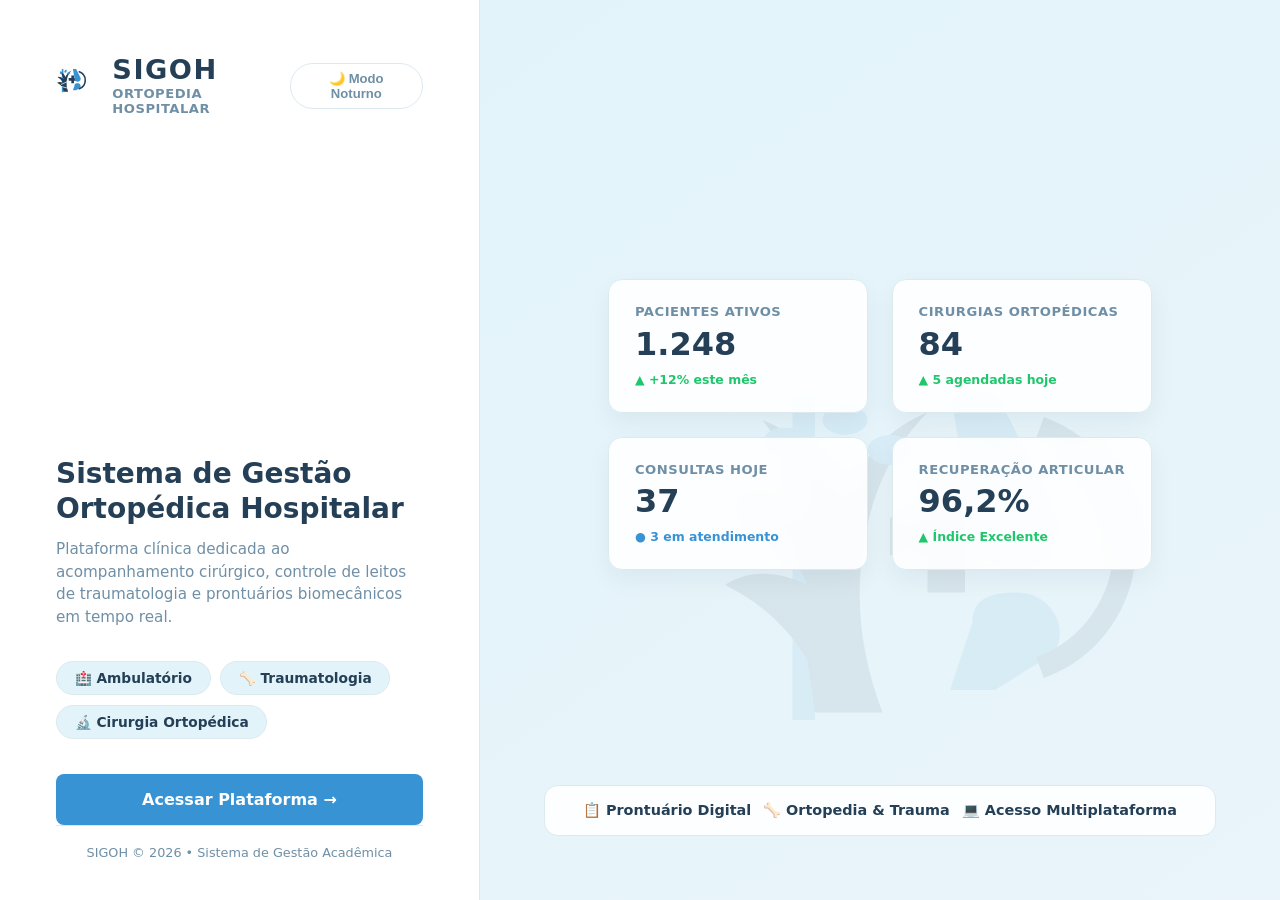
<file: index.html>
﻿<!DOCTYPE html>
<html lang="pt-BR">
<head>
    <meta charset="UTF-8">
    <meta name="viewport" content="width=device-width, initial-scale=1.0">
    <title>SIGOH | Início</title>
    <link rel="stylesheet" href="./css/main.css">
    <script src="./js/tema.js" defer></script>
</head>
<body>
    <div class="split-wrapper">
        <main class="left-pane">
            <header class="pane-top-bar">
                <div class="sigoh-brand">
                    <svg viewBox="0 0 160 140" width="46" height="40" xmlns="http://www.w3.org/2000/svg">
                        <rect x="22" y="6" width="6" height="88" fill="var(--logo-leaf)" rx="2"/>
                        <path d="M28 92 L46 92 C40 76 38 60 42 42 C45 28 52 18 58 12 C48 16 40 24 36 36 C32 26 24 18 14 14 C20 22 26 32 28 44 C20 36 12 34 6 36 C14 42 22 48 26 58 C18 54 10 54 4 58 C12 62 20 68 26 78 Z" fill="var(--logo-tree)"/>
                        <ellipse cx="20" cy="20" rx="6" ry="4" transform="rotate(-30 20 20)" fill="var(--logo-leaf)"/>
                        <ellipse cx="36" cy="14" rx="6" ry="4" transform="rotate(-60 36 14)" fill="var(--logo-leaf)"/>
                        <ellipse cx="48" cy="22" rx="6" ry="4" transform="rotate(-25 48 22)" fill="var(--logo-leaf)"/>
                        <path d="M20 64 L42 54 M20 72 L44 78" stroke="var(--color-primary-light)" stroke-width="3" stroke-linecap="round"/>
                        <path d="M48 40 H58 V30 H68 V40 H78 V50 H68 V60 H58 V50 H48 Z" fill="var(--logo-cross)"/>
                        <path d="M64 6 L76 6 L92 38 C96 46 90 54 82 54 C74 54 70 48 70 42 L64 6 Z" fill="var(--logo-joint)"/>
                        <path d="M82 60 C90 60 96 68 92 76 L76 86 L64 86 L70 68 C70 62 74 60 82 60 Z" fill="var(--logo-joint)"/>
                        <path d="M88 16 A34 34 0 0 1 88 80" fill="none" stroke="var(--logo-arc)" stroke-width="6" stroke-linecap="round"/>
                    </svg>
                    <div class="brand-text">
                        <h1>SIGOH</h1>
                        <p>Ortopedia Hospitalar</p>
                    </div>
                </div>
                <button type="button" id="toggle-tema" class="btn-tema">🌙 Modo Noturno</button>
            </header>

            <section class="intro-text">
                <h2>Sistema de Gestão Ortopédica Hospitalar</h2>
                <p>Plataforma clínica dedicada ao acompanhamento cirúrgico, controle de leitos de traumatologia e prontuários biomecânicos em tempo real.</p>
            </section>

            <ul class="modulos-grid" aria-label="Especialidades">
                <li class="modulo-item">🏥 Ambulatório</li>
                <li class="modulo-item">🦴 Traumatologia</li>
                <li class="modulo-item">🔬 Cirurgia Ortopédica</li>
            </ul>

            <nav aria-label="Acesso principal">
                <a href="./pages/login.html" class="btn-primary">
                    Acessar Plataforma &rarr;
                </a>
            </nav>

            <footer class="pane-footer">
                <p>SIGOH &copy; 2026 • Sistema de Gestão Acadêmica</p>
            </footer>
        </main>

        <aside class="right-pane" aria-label="Métricas hospitalares">
            <svg class="watermark-bg" viewBox="0 0 160 140" xmlns="http://www.w3.org/2000/svg">
                <rect x="22" y="6" width="6" height="88" fill="var(--logo-leaf)"/>
                <path d="M28 92 L46 92 C40 76 38 60 42 42 C45 28 52 18 58 12 C48 16 40 24 36 36 C32 26 24 18 14 14 C20 22 26 32 28 44 C20 36 12 34 6 36 C14 42 22 48 26 58 C18 54 10 54 4 58 C12 62 20 68 26 78 Z" fill="var(--logo-tree)"/>
                <ellipse cx="20" cy="20" rx="6" ry="4" fill="var(--logo-leaf)"/>
                <ellipse cx="36" cy="14" rx="6" ry="4" fill="var(--logo-leaf)"/>
                <ellipse cx="48" cy="22" rx="6" ry="4" fill="var(--logo-leaf)"/>
                <path d="M48 40 H58 V30 H68 V40 H78 V50 H68 V60 H58 V50 H48 Z" fill="var(--logo-cross)"/>
                <path d="M64 6 L76 6 L92 38 C96 46 90 54 82 54 C74 54 70 48 70 42 L64 6 Z" fill="var(--logo-joint)"/>
                <path d="M82 60 C90 60 96 68 92 76 L76 86 L64 86 L70 68 C70 62 74 60 82 60 Z" fill="var(--logo-joint)"/>
                <path d="M88 16 A34 34 0 0 1 88 80" fill="none" stroke="var(--logo-arc)" stroke-width="6"/>
            </svg>

            <div class="cards-cluster">
                <article class="info-card">
                    <p class="card-label">Pacientes Ativos</p>
                    <p class="card-value">1.248</p>
                    <span class="card-badge">▲ +12% este mês</span>
                </article>

                <article class="info-card">
                    <p class="card-label">Cirurgias Ortopédicas</p>
                    <p class="card-value">84</p>
                    <span class="card-badge">▲ 5 agendadas hoje</span>
                </article>

                <article class="info-card">
                    <p class="card-label">Consultas Hoje</p>
                    <p class="card-value">37</p>
                    <span class="card-badge" style="color: var(--color-primary);">● 3 em atendimento</span>
                </article>

                <article class="info-card">
                    <p class="card-label">Recuperação Articular</p>
                    <p class="card-value">96,2%</p>
                    <span class="card-badge">▲ Índice Excelente</span>
                </article>
            </div>

            <div class="status-pill-bar">
                <span>📋 Prontuário Digital</span>
                <span>🦴 Ortopedia & Trauma</span>
                <span>💻 Acesso Multiplataforma</span>
            </div>
        </aside>
    </div>
</body>
</html>
</file>
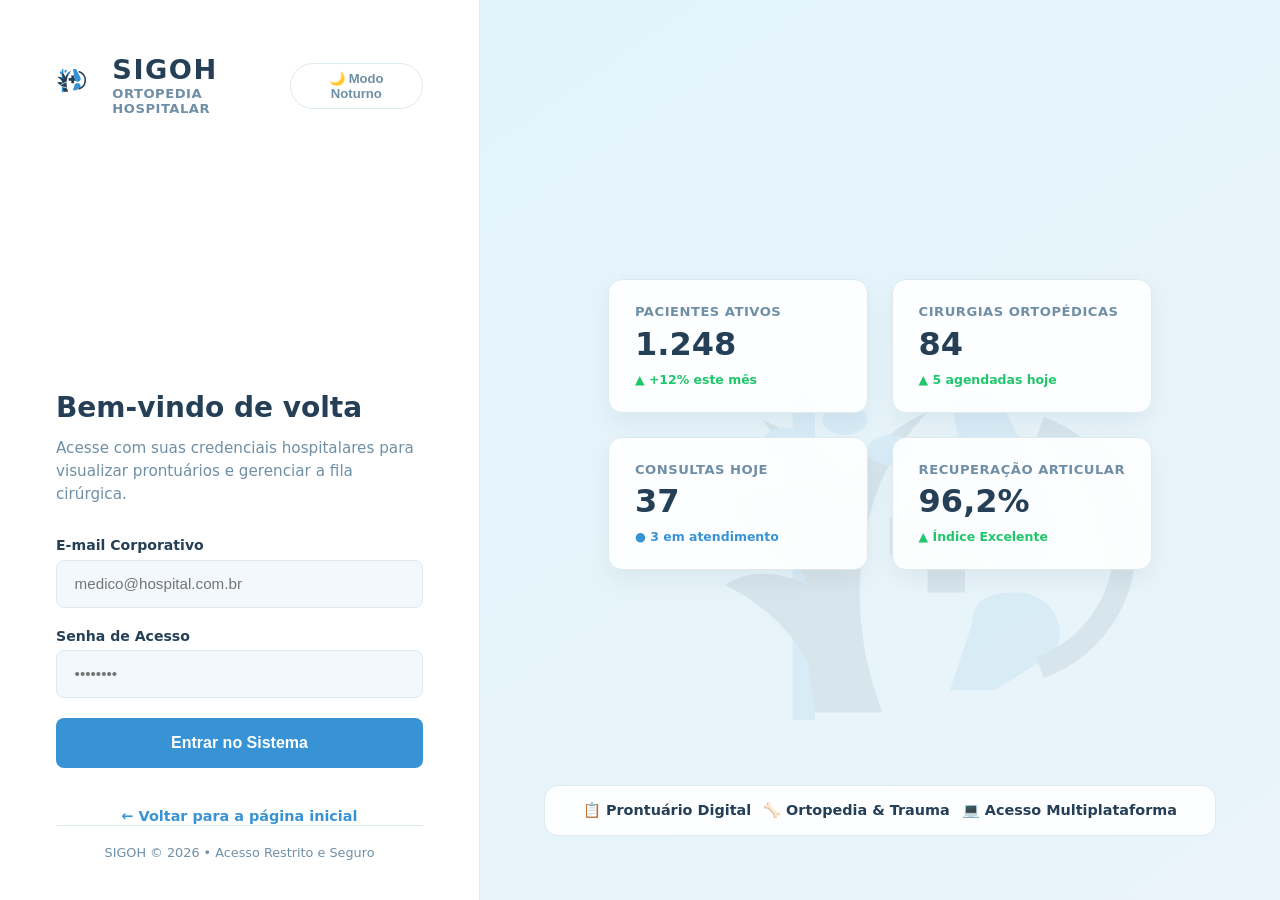
<file: pages/login.html>
﻿<!DOCTYPE html>
<html lang="pt-BR">
<head>
    <meta charset="UTF-8">
    <meta name="viewport" content="width=device-width, initial-scale=1.0">
    <title>SIGOH | Autenticação</title>
    <link rel="stylesheet" href="../css/main.css">
    <script src="../js/tema.js" defer></script>
</head>
<body>
    <div class="split-wrapper">
        <main class="left-pane">
            <header class="pane-top-bar">
                <div class="sigoh-brand">
                    <svg viewBox="0 0 160 140" width="46" height="40" xmlns="http://www.w3.org/2000/svg">
                        <rect x="22" y="6" width="6" height="88" fill="var(--logo-leaf)" rx="2"/>
                        <path d="M28 92 L46 92 C40 76 38 60 42 42 C45 28 52 18 58 12 C48 16 40 24 36 36 C32 26 24 18 14 14 C20 22 26 32 28 44 C20 36 12 34 6 36 C14 42 22 48 26 58 C18 54 10 54 4 58 C12 62 20 68 26 78 Z" fill="var(--logo-tree)"/>
                        <ellipse cx="20" cy="20" rx="6" ry="4" transform="rotate(-30 20 20)" fill="var(--logo-leaf)"/>
                        <ellipse cx="36" cy="14" rx="6" ry="4" transform="rotate(-60 36 14)" fill="var(--logo-leaf)"/>
                        <ellipse cx="48" cy="22" rx="6" ry="4" transform="rotate(-25 48 22)" fill="var(--logo-leaf)"/>
                        <path d="M20 64 L42 54 M20 72 L44 78" stroke="var(--color-primary-light)" stroke-width="3" stroke-linecap="round"/>
                        <path d="M48 40 H58 V30 H68 V40 H78 V50 H68 V60 H58 V50 H48 Z" fill="var(--logo-cross)"/>
                        <path d="M64 6 L76 6 L92 38 C96 46 90 54 82 54 C74 54 70 48 70 42 L64 6 Z" fill="var(--logo-joint)"/>
                        <path d="M82 60 C90 60 96 68 92 76 L76 86 L64 86 L70 68 C70 62 74 60 82 60 Z" fill="var(--logo-joint)"/>
                        <path d="M88 16 A34 34 0 0 1 88 80" fill="none" stroke="var(--logo-arc)" stroke-width="6" stroke-linecap="round"/>
                    </svg>
                    <div class="brand-text">
                        <h1>SIGOH</h1>
                        <p>Ortopedia Hospitalar</p>
                    </div>
                </div>
                <button type="button" id="toggle-tema" class="btn-tema">🌙 Modo Noturno</button>
            </header>

            <section class="intro-text">
                <h2>Bem-vindo de volta</h2>
                <p>Acesse com suas credenciais hospitalares para visualizar prontuários e gerenciar a fila cirúrgica.</p>
            </section>

            <form class="auth-form" action="#" method="POST">
                <div class="field-group">
                    <label for="email">E-mail Corporativo</label>
                    <input type="email" id="email" name="email" placeholder="medico@hospital.com.br" required>
                </div>

                <div class="field-group">
                    <label for="senha">Senha de Acesso</label>
                    <input type="password" id="senha" name="senha" placeholder="••••••••" required>
                </div>

                <button type="submit" class="btn-primary">Entrar no Sistema</button>
            </form>

            <nav style="text-align: center;">
                <a href="../index.html" class="btn-link">&larr; Voltar para a página inicial</a>
            </nav>

            <footer class="pane-footer">
                <p>SIGOH &copy; 2026 • Acesso Restrito e Seguro</p>
            </footer>
        </main>

        <aside class="right-pane" aria-label="Métricas hospitalares">
            <svg class="watermark-bg" viewBox="0 0 160 140" xmlns="http://www.w3.org/2000/svg">
                <rect x="22" y="6" width="6" height="88" fill="var(--logo-leaf)"/>
                <path d="M28 92 L46 92 C40 76 38 60 42 42 C45 28 52 18 58 12 C48 16 40 24 36 36 C32 26 24 18 14 14 C20 22 26 32 28 44 C20 36 12 34 6 36 C14 42 22 48 26 58 C18 54 10 54 4 58 C12 62 20 68 26 78 Z" fill="var(--logo-tree)"/>
                <ellipse cx="20" cy="20" rx="6" ry="4" fill="var(--logo-leaf)"/>
                <ellipse cx="36" cy="14" rx="6" ry="4" fill="var(--logo-leaf)"/>
                <ellipse cx="48" cy="22" rx="6" ry="4" fill="var(--logo-leaf)"/>
                <path d="M48 40 H58 V30 H68 V40 H78 V50 H68 V60 H58 V50 H48 Z" fill="var(--logo-cross)"/>
                <path d="M64 6 L76 6 L92 38 C96 46 90 54 82 54 C74 54 70 48 70 42 L64 6 Z" fill="var(--logo-joint)"/>
                <path d="M82 60 C90 60 96 68 92 76 L76 86 L64 86 L70 68 C70 62 74 60 82 60 Z" fill="var(--logo-joint)"/>
                <path d="M88 16 A34 34 0 0 1 88 80" fill="none" stroke="var(--logo-arc)" stroke-width="6"/>
            </svg>

            <div class="cards-cluster">
                <article class="info-card">
                    <p class="card-label">Pacientes Ativos</p>
                    <p class="card-value">1.248</p>
                    <span class="card-badge">▲ +12% este mês</span>
                </article>

                <article class="info-card">
                    <p class="card-label">Cirurgias Ortopédicas</p>
                    <p class="card-value">84</p>
                    <span class="card-badge">▲ 5 agendadas hoje</span>
                </article>

                <article class="info-card">
                    <p class="card-label">Consultas Hoje</p>
                    <p class="card-value">37</p>
                    <span class="card-badge" style="color: var(--color-primary);">● 3 em atendimento</span>
                </article>

                <article class="info-card">
                    <p class="card-label">Recuperação Articular</p>
                    <p class="card-value">96,2%</p>
                    <span class="card-badge">▲ Índice Excelente</span>
                </article>
            </div>

            <div class="status-pill-bar">
                <span>📋 Prontuário Digital</span>
                <span>🦴 Ortopedia & Trauma</span>
                <span>💻 Acesso Multiplataforma</span>
            </div>
        </aside>
    </div>
</body>
</html>
</file>
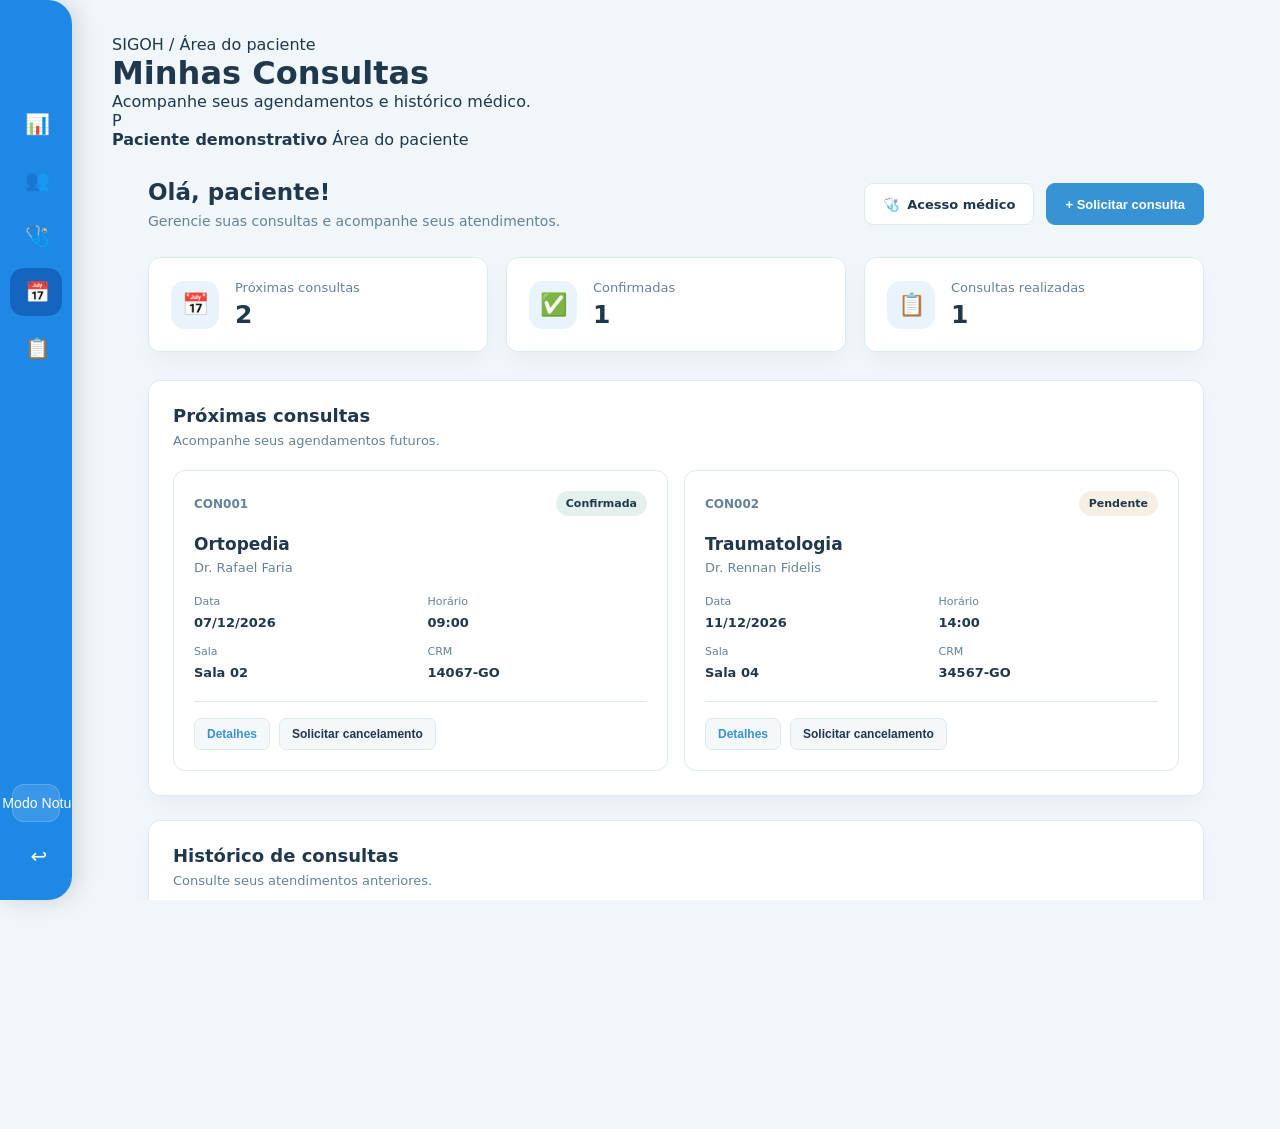
<file: Sigoh/pages/consultas.html>
﻿
<!DOCTYPE html>
<html lang="pt-BR">

<head>
    <meta charset="UTF-8">
    <meta name="viewport" content="width=device-width, initial-scale=1.0">
    <meta name="description" content="Consultas do paciente - SIGOH">

    <title>Minhas Consultas | SIGOH</title>

    <link rel="stylesheet" href="../css/main.css">
    <link rel="stylesheet" href="../css/paginas.css/dashboard-layout.css">
    <link rel="stylesheet" href="../css/paginas.css/consultas.css">

    <script>
        const temaSalvo = localStorage.getItem("sigo_theme");

        if (temaSalvo === "light") {
            document.documentElement.classList.add("light-mode");
        }
    </script>

    <script src="../js/sidebar.js" defer></script>
    <script src="../js/tema.js" defer></script>
 <script src="../js/consulta.js" defer></script>
</head>

<body class="consultas-page">

    <div class="app-layout">

        <!-- SIDEBAR DINÂMICA -->
        <div id="sidebar-container"></div>

        <!-- CONTEÚDO -->
        <div class="app-layout__content">

            <!-- CABEÇALHO -->
            <header class="topbar">

                <div class="topbar__heading">
                    <p class="topbar__eyebrow">SIGOH / Área do paciente</p>
                    <h1>Minhas Consultas</h1>
                    <p>Acompanhe seus agendamentos e histórico médico.</p>
                </div>

                <div class="topbar__profile">
                    <div class="topbar__avatar">P</div>

                    <div class="topbar__profile-info">
                        <strong>Paciente demonstrativo</strong>
                        <span>Área do paciente</span>
                    </div>
                </div>

            </header>

            <main class="consultas">

                <!-- CABEÇALHO DA PÁGINA -->
                <section class="consultas__cabecalho">

                    <div>
                        <h2>Olá, paciente!</h2>
                        <p>Gerencie suas consultas e acompanhe seus atendimentos.</p>
                    </div>

                    <div class="consultas__acoes">
                        <a href="consultas-medico.html"
                           class="consultas__botao-medico">
                            <span>🩺</span>
                            Acesso médico
                        </a>

                        <button type="button"
                                class="consultas__botao-principal"
                                id="btnNovaConsulta">
                            + Solicitar consulta
                        </button>
                    </div>

                </section>


                <!-- INDICADORES -->
                <section class="consultas__indicadores">

                    <article class="consulta-indicador">
                        <span class="consulta-indicador__icone">📅</span>
                        <div>
                            <p>Próximas consultas</p>
                            <strong id="totalProximas">0</strong>
                        </div>
                    </article>

                    <article class="consulta-indicador">
                        <span class="consulta-indicador__icone">✅</span>
                        <div>
                            <p>Confirmadas</p>
                            <strong id="totalConfirmadas">0</strong>
                        </div>
                    </article>

                    <article class="consulta-indicador">
                        <span class="consulta-indicador__icone">📋</span>
                        <div>
                            <p>Consultas realizadas</p>
                            <strong id="totalRealizadas">0</strong>
                        </div>
                    </article>

                </section>


                <!-- FORMULÁRIO DE NOVA CONSULTA -->
                <section class="consulta-formulario" id="formularioConsulta" hidden>

                    <div class="consulta-formulario__cabecalho">
                        <div>
                            <h2>Solicitar nova consulta</h2>
                            <p>Escolha a especialidade, o médico e o horário desejado.</p>
                        </div>

                        <button type="button"
                                class="consulta-formulario__fechar"
                                id="btnFecharFormulario"
                                aria-label="Fechar formulário">
                            ✕
                        </button>
                    </div>

                    <form id="formNovaConsulta">

                        <div class="consulta-formulario__grid">

                            <div class="consulta-campo">
                                <label for="especialidade">Especialidade</label>

                                <select id="especialidade" required>
                                    <option value="">Selecione uma especialidade</option>
                                    <option value="Ortopedia">Ortopedia</option>
                                    <option value="Traumatologia">Traumatologia</option>
                                    <option value="Fisiatria">Fisiatria</option>
                                </select>
                            </div>


                            <div class="consulta-campo">
                                <label for="medico">Médico</label>

                                <select id="medico" required disabled>
                                    <option value="">Selecione primeiro a especialidade</option>
                                </select>
                            </div>


                            <div class="consulta-campo">
                                <label for="dataConsulta">Data desejada</label>

                                <input type="date"
                                       id="dataConsulta"
                                       required>
                            </div>


                            <div class="consulta-campo">
                                <label for="horario">Horário disponível</label>

                                <select id="horario" required disabled>
                                    <option value="">Selecione médico e data</option>
                                </select>
                            </div>

                        </div>

                        <div class="consulta-formulario__aviso">
                            <span>ℹ️</span>
                            Os horários apresentados são demonstrativos e dependem
                            da disponibilidade cadastrada no sistema.
                        </div>

                        <div class="consulta-formulario__acoes">
                            <button type="button"
                                    class="consulta-botao-secundario"
                                    id="btnCancelarFormulario">
                                Voltar
                            </button>

                            <button type="submit"
                                    class="consultas__botao-principal">
                                Confirmar solicitação
                            </button>
                        </div>

                    </form>

                </section>


                <!-- PRÓXIMAS CONSULTAS -->
                <section class="consultas__secao">

                    <div class="consultas__secao-cabecalho">
                        <div>
                            <h2>Próximas consultas</h2>
                            <p>Acompanhe seus agendamentos futuros.</p>
                        </div>
                    </div>

                    <div class="consultas__lista" id="listaProximas">

                        <!-- Gerado pelo JavaScript -->

                    </div>

                    <p class="consultas__vazio" id="mensagemVazia" hidden>
                        Você não possui consultas agendadas.
                    </p>

                </section>


                <!-- HISTÓRICO -->
                <section class="consultas__secao">

                    <div class="consultas__secao-cabecalho">
                        <div>
                            <h2>Histórico de consultas</h2>
                            <p>Consulte seus atendimentos anteriores.</p>
                        </div>
                    </div>

                    <div class="consultas__tabela-container">

                        <table class="consultas__tabela">

                            <thead>
                                <tr>
                                    <th>Código</th>
                                    <th>Especialidade</th>
                                    <th>Médico</th>
                                    <th>Data</th>
                                    <th>Horário</th>
                                    <th>Status</th>
                                    <th>Ações</th>
                                </tr>
                            </thead>

                            <tbody id="historicoConsultas">

                                <!-- Gerado pelo JavaScript -->

                            </tbody>

                        </table>

                    </div>

                    <p class="consultas__vazio" id="historicoVazio" hidden>
                        Nenhuma consulta encontrada no histórico.
                    </p>

                </section>

            </main>

        </div>

    </div>


    <!-- MODAL DE DETALHES -->
    <div class="consulta-modal" id="modalDetalhes" hidden>

        <div class="consulta-modal__conteudo">

            <div class="consulta-modal__cabecalho">
                <h2>Detalhes da consulta</h2>

                <button type="button"
                        id="btnFecharDetalhes"
                        aria-label="Fechar">
                    ✕
                </button>
            </div>

            <div id="conteudoDetalhes"></div>

            <div class="consulta-modal__acoes">
                <button type="button"
                        class="consulta-botao-secundario"
                        id="btnFecharDetalhesRodape">
                    Fechar
                </button>
            </div>

        </div>

    </div>

</body>
</html>
</file>
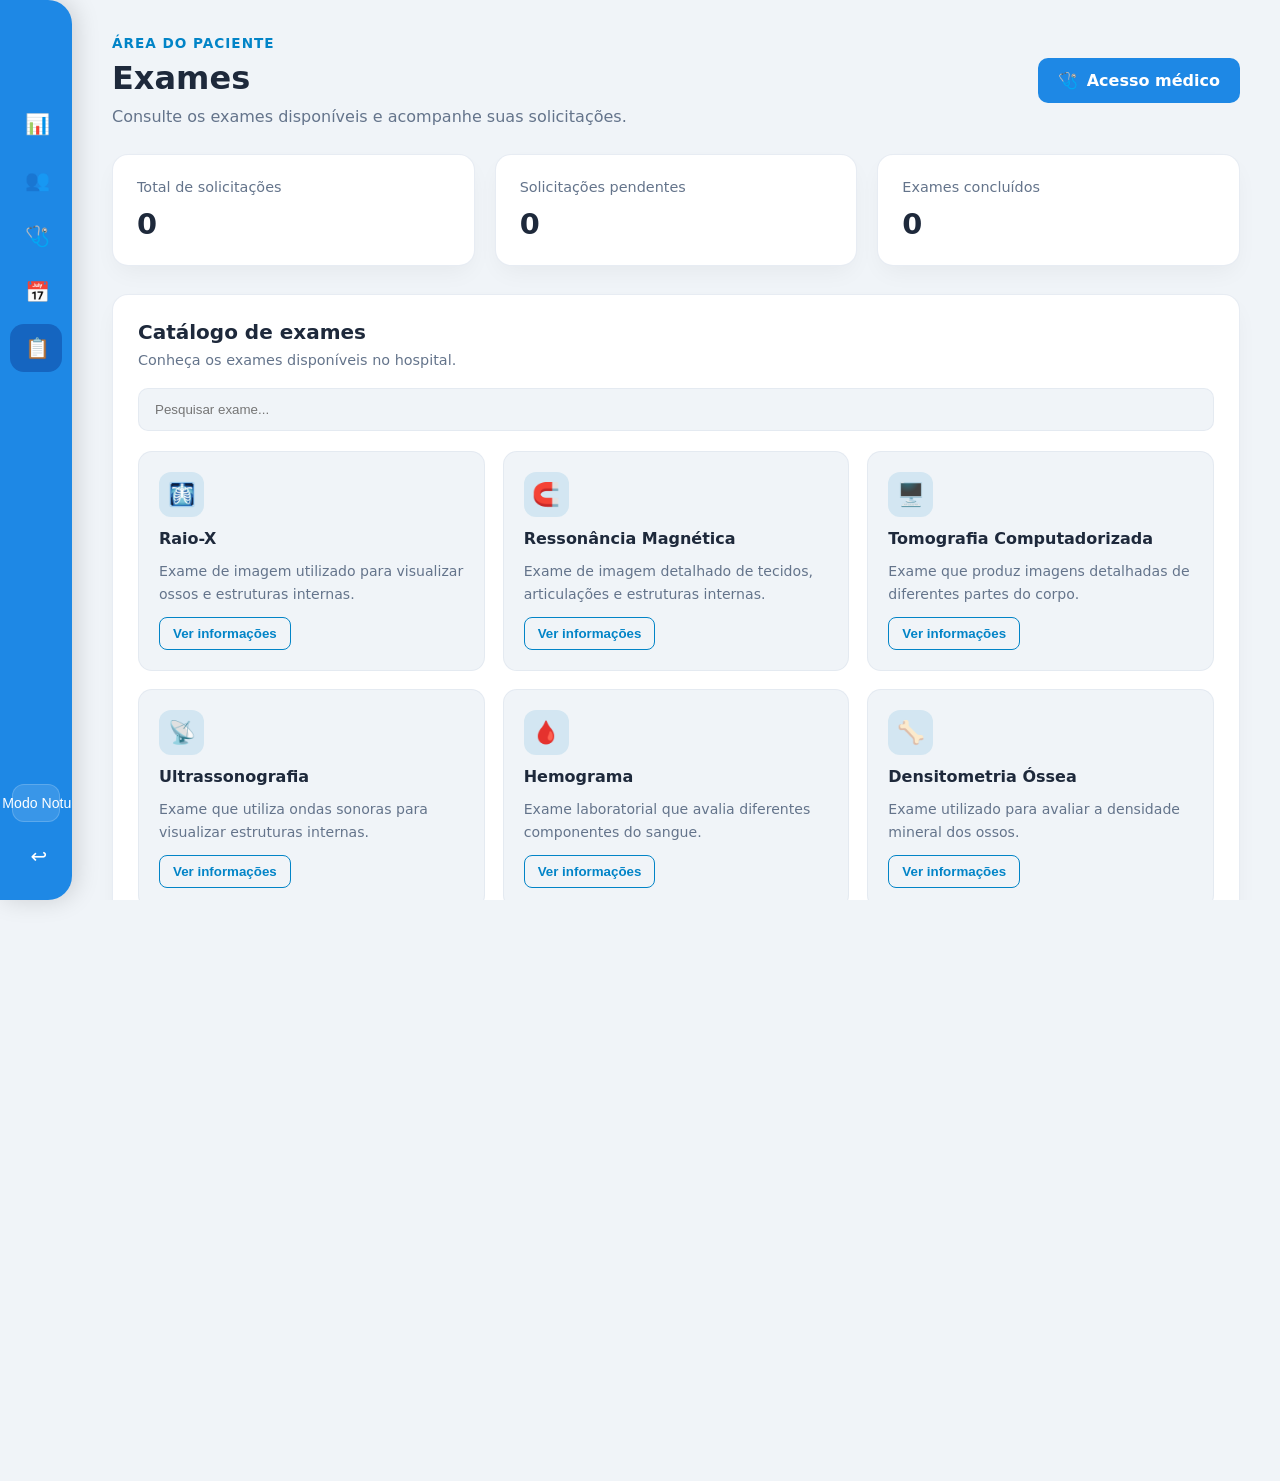
<file: Sigoh/pages/exames.html>
﻿<!DOCTYPE html>
<html lang="pt-BR">

<head>
    <meta charset="UTF-8">
    <meta name="viewport" content="width=device-width, initial-scale=1.0">

    <title>SIGOH | Exames</title>

    <link rel="stylesheet" href="../css/main.css">
    <link rel="stylesheet" href="../css/paginas.css/dashboard-layout.css">
    <link rel="stylesheet" href="../css/paginas.css/exames.css">

    <script src="../js/sidebar.js" defer></script>
    <script src="../js/tema.js" defer></script>
    <script src="../js/exames.js" defer></script>
</head>

<body class="exames-page">

    <div class="app-layout">

        <!-- Sidebar -->
        <div id="sidebar-container"></div>

        <!-- Conteúdo principal -->
        <div class="app-layout__content">

            <main class="pagina-exames">

                <!-- Cabeçalho -->
                <header class="exames-header">

                    <div>
                        <span class="exames-subtitulo">Área do paciente</span>

                        <h1>Exames</h1>

                        <p>
                            Consulte os exames disponíveis e acompanhe
                            suas solicitações.
                        </p>
                    </div>

                    <div class="exames-header__acoes">

                        <a href="examesMedico.html"
                           class="exames__botao-medico">

                            <span>🩺</span>
                            Acesso médico

                        </a>

                    </div>

                </header>

                <!-- Indicadores -->
                <section class="exames-indicadores">

                    <article class="indicador-exame">
                        <span>Total de solicitações</span>
                        <strong id="totalSolicitacoes">0</strong>
                    </article>

                    <article class="indicador-exame">
                        <span>Solicitações pendentes</span>
                        <strong id="totalPendentes">0</strong>
                    </article>

                    <article class="indicador-exame">
                        <span>Exames concluídos</span>
                        <strong id="totalConcluidos">0</strong>
                    </article>

                </section>

                <!-- Catálogo de exames -->
                <section class="exames-secao">

                    <div class="exames-secao__header">

                        <div>
                            <h2>Catálogo de exames</h2>

                            <p>
                                Conheça os exames disponíveis no hospital.
                            </p>
                        </div>

                    </div>

                    <!-- Pesquisa -->
                    <div class="exames-pesquisa">

                        <input
                            type="search"
                            id="pesquisaExames"
                            placeholder="Pesquisar exame..."
                            aria-label="Pesquisar exame">

                    </div>

                    <!-- Exames carregados pelo JavaScript -->
                    <div id="listaCatalogoExames"
                         class="exames-catalogo">
                    </div>

                    <p id="catalogoVazio" hidden>
                        Nenhum exame encontrado.
                    </p>

                </section>

                <!-- Minhas solicitações -->
                <section class="exames-secao">

                    <div class="exames-secao__header">

                        <div>
                            <h2>Minhas solicitações</h2>

                            <p>
                                Acompanhe os exames solicitados pelo médico.
                            </p>
                        </div>

                    </div>

                    <div class="tabela-exames-container">

                        <table class="tabela-exames">

                            <thead>
                                <tr>
                                    <th>Código</th>
                                    <th>Consulta</th>
                                    <th>Exames</th>
                                    <th>Data</th>
                                    <th>Status</th>
                                    <th>Detalhes</th>
                                </tr>
                            </thead>

                            <tbody id="listaSolicitacoes">
                            </tbody>

                        </table>

                    </div>

                    <p id="solicitacoesVazias" hidden>
                        Você ainda não possui solicitações de exames.
                    </p>

                </section>

            </main>

        </div>

    </div>

    <!-- Modal do exame -->
    <div id="modalExame" class="modal-exame" hidden>

        <div class="modal-exame__conteudo">

            <div class="modal-exame__header">

                <h2 id="tituloModalExame">Exame</h2>

                <button
                    type="button"
                    id="btnFecharModalExame"
                    aria-label="Fechar">

                    &times;

                </button>

            </div>

            <div id="conteudoModalExame"></div>

        </div>

    </div>

    <!-- Modal da solicitação -->
    <div id="modalSolicitacao" class="modal-exame" hidden>

        <div class="modal-exame__conteudo">

            <div class="modal-exame__header">

                <h2>Detalhes da solicitação</h2>

                <button
                    type="button"
                    id="btnFecharSolicitacao"
                    aria-label="Fechar">

                    &times;

                </button>

            </div>

            <div id="conteudoModalSolicitacao"></div>

        </div>

    </div>

</body>
</html>
</file>
<file: css/main.css>
﻿@import "./base.css/variaveis.css";

* {
    box-sizing: border-box;
    margin: 0;
    padding: 0;
}

html, body {
    width: 100%;
    height: 100%;
    overflow-x: hidden;
}

body {
    font-family: system-ui, -apple-system, BlinkMacSystemFont, "Segoe UI", Roboto, sans-serif;
    background-color: var(--color-background);
    color: var(--color-text);
    min-height: 100vh;
    display: flex;
    padding: 0; /* Remove qualquer margem ou borda sobrando nas pontas */
    transition: background-color 0.3s ease, color 0.3s ease;
}

/* Container de Tela Inteira (Edge-to-Edge) */
.split-wrapper {
    width: 100vw;
    min-height: 100vh;
    max-width: none; /* Tira o limite de largura */
    border: none;    /* Tira a borda de cartão */
    border-radius: 0; /* Sem cantos arredondados de janela solta */
    box-shadow: none;
    display: grid;
    grid-template-columns: 480px 1fr; /* Coluna esquerda fixa e direita preenchendo o resto todo */
    background-color: var(--color-surface);
    transition: background-color 0.3s ease;
}

/* Coluna Esquerda: Fixada de cima a baixo */
.left-pane {
    padding: 3.5rem 3.5rem 2.5rem 3.5rem;
    display: flex;
    flex-direction: column;
    justify-content: space-between;
    background-color: var(--color-surface);
    border-right: 1px solid var(--color-border);
    position: relative;
    z-index: 2;
    min-height: 100vh;
}

.pane-top-bar {
    display: flex;
    justify-content: space-between;
    align-items: center;
    margin-bottom: 2rem;
}

.btn-tema {
    background: transparent;
    border: 1px solid var(--color-border);
    padding: 0.45rem 0.95rem;
    border-radius: 999px;
    color: var(--color-text-muted);
    font-size: 0.82rem;
    font-weight: 600;
    cursor: pointer;
    transition: all 0.2s ease;
}

.btn-tema:hover {
    color: var(--color-primary);
    border-color: var(--color-primary);
}

.sigoh-brand {
    display: flex;
    align-items: center;
    gap: 14px;
}

.brand-text h1 {
    font-size: 1.7rem;
    font-weight: 800;
    letter-spacing: 1.5px;
    color: var(--logo-text);
    line-height: 1;
}

.brand-text p {
    font-size: 0.82rem;
    color: var(--color-text-muted);
    font-weight: 600;
    text-transform: uppercase;
    letter-spacing: 0.5px;
    margin-top: 3px;
}

.intro-text {
    margin: auto 0 2rem 0;
}

.intro-text h2 {
    font-size: 1.75rem;
    font-weight: 800;
    line-height: 1.25;
    color: var(--color-text);
    margin-bottom: 0.75rem;
}

.intro-text p {
    font-size: 0.95rem;
    color: var(--color-text-muted);
    line-height: 1.5;
}

.modulos-grid {
    display: flex;
    flex-wrap: wrap;
    gap: 0.6rem;
    margin-bottom: 2.2rem;
    list-style: none;
}

.modulo-item {
    background-color: var(--color-primary-light);
    border: 1px solid var(--color-border);
    color: var(--color-text);
    padding: 0.5rem 1.1rem;
    border-radius: 999px;
    font-size: 0.86rem;
    font-weight: 600;
}

.auth-form {
    display: flex;
    flex-direction: column;
    gap: 1.25rem;
    margin-bottom: 1.5rem;
}

.field-group {
    display: flex;
    flex-direction: column;
    gap: 0.4rem;
}

.field-group label {
    font-size: 0.88rem;
    font-weight: 600;
    color: var(--color-text);
}

.field-group input {
    width: 100%;
    padding: 0.9rem 1.1rem;
    background-color: var(--color-input);
    border: 1px solid var(--color-border);
    border-radius: var(--radius-sm);
    color: var(--color-text);
    font-size: 0.95rem;
    outline: none;
    transition: border-color 0.2s ease;
}

.field-group input:focus {
    border-color: var(--color-primary);
}

.btn-primary {
    display: block;
    width: 100%;
    padding: 1rem;
    background-color: var(--color-primary);
    color: #FFFFFF;
    text-align: center;
    text-decoration: none;
    font-weight: 700;
    font-size: 1rem;
    border-radius: var(--radius-sm);
    border: none;
    cursor: pointer;
    transition: background-color 0.2s ease, transform 0.15s ease;
}

.btn-primary:hover {
    background-color: var(--color-primary-dark);
    transform: translateY(-1px);
}

.btn-link {
    display: inline-block;
    color: var(--color-primary);
    text-decoration: none;
    font-size: 0.9rem;
    font-weight: 600;
    margin-top: 1rem;
    text-align: center;
}

.btn-link:hover {
    text-decoration: underline;
}

.pane-footer {
    border-top: 1px solid var(--color-border);
    padding-top: 1.2rem;
    font-size: 0.8rem;
    color: var(--color-text-muted);
    text-align: center;
}

/* Coluna Direita: Ocupa toda a tela até o canto direito */
.right-pane {
    background: linear-gradient(145deg, var(--color-primary-light), var(--color-background));
    padding: 4rem;
    display: flex;
    flex-direction: column;
    justify-content: space-between;
    position: relative;
    overflow: hidden;
    min-height: 100vh;
}

/* Marca d'Água Oficial no Fundo */
.watermark-bg {
    position: absolute;
    right: -30px;
    bottom: -30px;
    width: 600px;
    height: 600px;
    opacity: var(--watermark-opacity);
    pointer-events: none;
    z-index: 1;
}

/* Cards Flutuantes de Dados Clínicos */
.cards-cluster {
    position: relative;
    z-index: 2;
    display: grid;
    grid-template-columns: repeat(2, minmax(220px, 1fr));
    gap: 1.5rem;
    max-width: 650px;
    margin: auto auto; /* Centraliza perfeitamente no espaço gigante da direita */
}

.info-card {
    background-color: var(--color-surface-translucent);
    backdrop-filter: blur(14px);
    border: 1px solid var(--color-border);
    padding: 1.5rem 1.6rem;
    border-radius: var(--radius-md);
    box-shadow: 0 10px 25px rgba(11, 23, 36, 0.05);
}

.info-card .card-label {
    font-size: 0.82rem;
    color: var(--color-text-muted);
    font-weight: 600;
    text-transform: uppercase;
    letter-spacing: 0.5px;
}

.info-card .card-value {
    font-size: 2rem;
    font-weight: 800;
    color: var(--color-text);
    margin: 0.35rem 0;
}

.info-card .card-badge {
    font-size: 0.78rem;
    font-weight: 700;
    color: #20C66B;
}

/* Barra de Destaques Inferior */
.status-pill-bar {
    position: relative;
    z-index: 2;
    background-color: var(--color-surface-translucent);
    backdrop-filter: blur(14px);
    border: 1px solid var(--color-border);
    padding: 1rem 2rem;
    border-radius: var(--radius-md);
    display: flex;
    justify-content: space-around;
    font-size: 0.9rem;
    font-weight: 600;
    color: var(--color-text);
    max-width: 750px;
    margin: 0 auto;
    width: 100%;
}

/* Adaptação caso reduza a janela */
@media (max-width: 950px) {
    .split-wrapper {
        grid-template-columns: 1fr;
    }
    .right-pane {
        display: none;
    }
}
</file>
<file: Sigoh/css/main.css>
﻿@import "./base.css/variaveis.css";

* {
    box-sizing: border-box;
    margin: 0;
    padding: 0;
}

html, body {
    width: 100%;
    height: 100%;
    overflow-x: hidden;
}

body {
    font-family: system-ui, -apple-system, BlinkMacSystemFont, "Segoe UI", Roboto, sans-serif;
    background-color: var(--color-background);
    color: var(--color-text);
    min-height: 100vh;
    display: flex;
    transition: background-color 0.3s ease, color 0.3s ease;
}

/* Animação Fluida com Slide + Scale Suave */
.page-fade-in {
    animation: smoothSlideIn 0.5s cubic-bezier(0.25, 1, 0.5, 1) forwards;
}

.page-fade-out {
    animation: smoothSlideOut 0.38s cubic-bezier(0.7, 0, 0.84, 0) forwards;
}

@keyframes smoothSlideIn {
    0% {
        opacity: 0;
        transform: translateX(-24px) scale(0.99);
    }
    100% {
        opacity: 1;
        transform: translateX(0) scale(1);
    }
}

@keyframes smoothSlideOut {
    0% {
        opacity: 1;
        transform: translateX(0) scale(1);
    }
    100% {
        opacity: 0;
        transform: translateX(20px) scale(0.99);
    }
}

/* Coluna esquerda aumentada para 500px */
.split-wrapper {
    width: 100vw;
    min-height: 100vh;
    display: grid;
    grid-template-columns: 500px 1fr;
    background-color: var(--color-surface);
    transition: background-color 0.3s ease;
}

/* Coluna Esquerda: Espaçosa e sem ficar no cantinho */
.left-pane {
    padding: 3rem 3.5rem;
    display: flex;
    flex-direction: column;
    justify-content: center;
    gap: 1.6rem;
    background-color: var(--color-surface);
    border-right: 1px solid var(--color-border);
    position: relative;
    z-index: 2;
    min-height: 100vh;
    transition: background-color 0.3s ease, border-color 0.3s ease;
}

.pane-top-bar {
    display: flex;
    justify-content: space-between;
    align-items: center;
}

.sigoh-brand {
    display: flex;
    align-items: center;
    gap: 12px;
}

.brand-text h1 {
    font-size: 1.7rem;
    font-weight: 800;
    letter-spacing: 1.2px;
    color: var(--logo-text);
    line-height: 1;
}

.brand-text p {
    font-size: 0.8rem;
    color: var(--color-text-muted);
    font-weight: 600;
    text-transform: uppercase;
    letter-spacing: 0.5px;
    margin-top: 3px;
}

.btn-tema {
    background: transparent;
    border: 1px solid var(--color-border);
    padding: 0.42rem 0.9rem;
    border-radius: 999px;
    color: var(--color-text-muted);
    font-size: 0.8rem;
    font-weight: 600;
    cursor: pointer;
    transition: all 0.2s ease;
}

.btn-tema:hover {
    color: var(--color-primary);
    border-color: var(--color-primary);
}

.plantao-status {
    display: inline-flex;
    align-items: center;
    gap: 8px;
    background-color: var(--color-primary-light);
    border: 1px solid var(--color-border);
    padding: 0.48rem 1rem;
    border-radius: 999px;
    font-size: 0.82rem;
    font-weight: 600;
    color: var(--color-text);
    width: fit-content;
}

.dot-pulse {
    width: 8px;
    height: 8px;
    background-color: #20C66B;
    border-radius: 50%;
    box-shadow: 0 0 0 rgba(32, 198, 107, 0.4);
    animation: pulse 1.8s infinite;
}

@keyframes pulse {
    0% { box-shadow: 0 0 0 0 rgba(32, 198, 107, 0.7); }
    70% { box-shadow: 0 0 0 8px rgba(32, 198, 107, 0); }
    100% { box-shadow: 0 0 0 0 rgba(32, 198, 107, 0); }
}

.intro-text h2 {
    font-size: 1.65rem;
    font-weight: 800;
    line-height: 1.25;
    color: var(--color-text);
    margin-bottom: 0.5rem;
}

.intro-text p {
    font-size: 0.94rem;
    color: var(--color-text-muted);
    line-height: 1.5;
}

.modulos-grid {
    display: flex;
    flex-wrap: wrap;
    gap: 0.55rem;
    list-style: none;
}

.modulo-item {
    background-color: var(--color-primary-light);
    border: 1px solid var(--color-border);
    color: var(--color-text);
    padding: 0.45rem 1rem;
    border-radius: 999px;
    font-size: 0.84rem;
    font-weight: 600;
}

.profile-selector {
    display: flex;
    gap: 0.5rem;
    background-color: var(--color-input);
    border: 1px solid var(--color-border);
    padding: 4px;
    border-radius: var(--radius-sm);
}

.btn-profile {
    flex: 1;
    border: none;
    background: transparent;
    padding: 0.55rem 0.4rem;
    font-size: 0.8rem;
    font-weight: 600;
    color: var(--color-text-muted);
    border-radius: 6px;
    cursor: pointer;
    transition: all 0.2s ease;
    text-align: center;
}

.btn-profile.active, .btn-profile:hover {
    background-color: var(--color-surface);
    color: var(--color-primary);
    box-shadow: 0 2px 6px rgba(0,0,0,0.06);
}

.auth-form {
    display: flex;
    flex-direction: column;
    gap: 1.15rem;
}

.field-group {
    display: flex;
    flex-direction: column;
    gap: 0.35rem;
}

.field-group label {
    font-size: 0.84rem;
    font-weight: 600;
    color: var(--color-text);
}

.field-group input {
    width: 100%;
    padding: 0.88rem 1rem;
    background-color: var(--color-input);
    border: 1px solid var(--color-border);
    border-radius: var(--radius-sm);
    color: var(--color-text);
    font-size: 0.94rem;
    outline: none;
    transition: border-color 0.2s ease, background-color 0.2s ease;
}

.field-group input:focus {
    border-color: var(--color-primary);
}

.btn-primary {
    display: block;
    width: 100%;
    padding: 0.95rem;
    background-color: var(--color-primary);
    color: #FFFFFF;
    text-align: center;
    text-decoration: none;
    font-weight: 700;
    font-size: 0.98rem;
    border-radius: var(--radius-sm);
    border: none;
    cursor: pointer;
    transition: background-color 0.2s ease, transform 0.15s ease;
}

.btn-primary:hover {
    background-color: var(--color-primary-dark);
    transform: translateY(-1px);
}

.btn-link {
    display: inline-block;
    color: var(--color-primary);
    text-decoration: none;
    font-size: 0.88rem;
    font-weight: 600;
    margin-top: 0.5rem;
    text-align: center;
}

.btn-link:hover {
    text-decoration: underline;
}

.pane-footer {
    border-top: 1px solid var(--color-border);
    padding-top: 0.9rem;
    font-size: 0.78rem;
    color: var(--color-text-muted);
    text-align: center;
}

/* Coluna Direita */
.right-pane {
    background-color: var(--color-background);
    padding: 3.5rem 4rem;
    display: flex;
    flex-direction: column;
    justify-content: space-between;
    position: relative;
    overflow: hidden;
    min-height: 100vh;
}

.pattern-overlay {
    position: absolute;
    top: 0; left: 0; right: 0; bottom: 0;
    opacity: var(--watermark-opacity);
    background-size: 130px 130px;
    background-image: url('data:image/svg+xml;utf8,<svg xmlns="http://www.w3.org/2000/svg" width="130" height="130" viewBox="0 0 130 130"><g fill="%2320384E" transform="translate(25, 20) scale(0.6)"><rect x="22" y="6" width="6" height="88" rx="2"/><path d="M28 92 L46 92 C40 76 38 60 42 42 C45 28 52 18 58 12 C48 16 40 24 36 36 C32 26 24 18 14 14 C20 22 26 32 28 44 C20 36 12 34 6 36 C14 42 22 48 26 58 C18 54 10 54 4 58 C12 62 20 68 26 78 Z"/><ellipse cx="20" cy="20" rx="6" ry="4"/><ellipse cx="36" cy="14" rx="6" ry="4"/><ellipse cx="48" cy="22" rx="6" ry="4"/><path d="M48 40 H58 V30 H68 V40 H78 V50 H68 V60 H58 V50 H48 Z"/><path d="M64 6 L76 6 L92 38 C96 46 90 54 82 54 C74 54 70 48 70 42 L64 6 Z"/><path d="M82 60 C90 60 96 68 92 76 L76 86 L64 86 L70 68 C70 62 74 60 82 60 Z"/><path d="M88 16 A34 34 0 0 1 88 80" stroke="%2320384E" stroke-width="6" fill="none"/></g></svg>');
    pointer-events: none;
    z-index: 1;
}

body.dark-mode .pattern-overlay {
    background-image: url('data:image/svg+xml;utf8,<svg xmlns="http://www.w3.org/2000/svg" width="130" height="130" viewBox="0 0 130 130"><g fill="%238ECBF8" transform="translate(25, 20) scale(0.6)"><rect x="22" y="6" width="6" height="88" rx="2"/><path d="M28 92 L46 92 C40 76 38 60 42 42 C45 28 52 18 58 12 C48 16 40 24 36 36 C32 26 24 18 14 14 C20 22 26 32 28 44 C20 36 12 34 6 36 C14 42 22 48 26 58 C18 54 10 54 4 58 C12 62 20 68 26 78 Z"/><ellipse cx="20" cy="20" rx="6" ry="4"/><ellipse cx="36" cy="14" rx="6" ry="4"/><ellipse cx="48" cy="22" rx="6" ry="4"/><path d="M48 40 H58 V30 H68 V40 H78 V50 H68 V60 H58 V50 H48 Z"/><path d="M64 6 L76 6 L92 38 C96 46 90 54 82 54 C74 54 70 48 70 42 L64 6 Z"/><path d="M82 60 C90 60 96 68 92 76 L76 86 L64 86 L70 68 C70 62 74 60 82 60 Z"/><path d="M88 16 A34 34 0 0 1 88 80" stroke="%238ECBF8" stroke-width="6" fill="none"/></g></svg>');
}

/* Arena com extremidades e logo central ampliada */
.dashboard-arena {
    position: relative;
    z-index: 2;
    display: grid;
    grid-template-columns: 250px 1fr 250px;
    grid-template-rows: auto 1fr auto;
    align-items: center;
    gap: 1.8rem;
    margin: auto 0;
    min-height: 540px;
}

.info-card {
    background-color: var(--color-surface-card);
    backdrop-filter: blur(14px);
    border: 1px solid var(--color-border);
    padding: 1.5rem 1.6rem;
    border-radius: var(--radius-md);
    box-shadow: 0 10px 28px rgba(11, 23, 36, 0.06);
    transition: transform 0.2s ease, box-shadow 0.2s ease;
    min-height: 115px;
    display: flex;
    flex-direction: column;
    justify-content: center;
}

.info-card:hover {
    transform: translateY(-4px);
    box-shadow: 0 14px 34px rgba(11, 23, 36, 0.1);
}

.info-card .card-label {
    font-size: 0.76rem;
    color: var(--color-text-muted);
    font-weight: 700;
    text-transform: uppercase;
    letter-spacing: 0.6px;
}

.info-card .card-value {
    font-size: 2.1rem;
    font-weight: 800;
    color: var(--color-text);
    margin: 0.3rem 0;
    line-height: 1.1;
}

.info-card .card-badge {
    font-size: 0.76rem;
    font-weight: 700;
    color: #20C66B;
}

.card-top-left { grid-column: 1; grid-row: 1; justify-self: start; }
.card-top-right { grid-column: 3; grid-row: 1; justify-self: end; }
.card-bottom-left { grid-column: 1; grid-row: 3; justify-self: start; }
.card-bottom-right { grid-column: 3; grid-row: 3; justify-self: end; }

/* Centro: Logo Oficial Aumentada e em Português */
.central-logo {
    grid-column: 2;
    grid-row: 2;
    display: flex;
    flex-direction: column;
    align-items: center;
    justify-content: center;
    text-align: center;
    padding: 1.5rem;
}

.central-logo svg {
    max-width: 100%;
    filter: drop-shadow(0 16px 32px rgba(56, 147, 213, 0.2));
    transition: transform 0.3s ease;
}

.central-logo svg:hover {
    transform: scale(1.03);
}

.central-logo h3 {
    font-size: 1.85rem;
    font-weight: 900;
    letter-spacing: 3px;
    color: var(--logo-text);
    margin-top: 0.75rem;
}

.central-logo p {
    font-size: 0.82rem;
    font-weight: 600;
    color: var(--color-text-muted);
    letter-spacing: 0.8px;
    text-transform: uppercase;
    margin-top: 4px;
}

.status-pill-bar {
    position: relative;
    z-index: 2;
    background-color: var(--color-surface-card);
    backdrop-filter: blur(12px);
    border: 1px solid var(--color-border);
    padding: 0.85rem 1.8rem;
    border-radius: var(--radius-md);
    display: flex;
    justify-content: space-around;
    font-size: 0.84rem;
    font-weight: 600;
    color: var(--color-text);
    max-width: 650px;
    margin: 0 auto;
    width: 100%;
}

@media (max-width: 1120px) {
    .dashboard-arena {
        grid-template-columns: 1fr 1fr;
        grid-template-rows: auto auto auto;
    }
    .central-logo {
        grid-column: 1 / span 2;
        grid-row: 2;
    }
    .card-top-left { grid-column: 1; grid-row: 1; }
    .card-top-right { grid-column: 2; grid-row: 1; }
    .card-bottom-left { grid-column: 1; grid-row: 3; }
    .card-bottom-right { grid-column: 2; grid-row: 3; }
}

@media (max-width: 950px) {
    .split-wrapper {
        grid-template-columns: 1fr;
    }
    .right-pane {
        display: none;
    }
}

/* =========================================================
   AJUSTE DEFINITIVO PARA .app-layout E .dashboard-page
   ========================================================= */

/* 1. Impede que a barra cubra o conteúdo */
.dashboard-page .app-layout {
  display: flex !important;
  width: 100% !important;
  min-height: 100vh !important;
  padding-left: 260px !important; /* Afasta todo o conteúdo para a direita da barra */
  box-sizing: border-box !important;
}

/* 2. Garante a barra lateral fixada na esquerda */
.dashboard-page aside,
.dashboard-page .sidebar,
.dashboard-page [class*="sidebar"] {
  position: fixed !important;
  top: 0 !important;
  left: 0 !important;
  bottom: 0 !important;
  width: 250px !important;
  z-index: 9999 !important;
}

/* 3. Área de conteúdo interno ajustada */
.dashboard-page .app-layout > main,
.dashboard-page .app-layout > div:not([class*="sidebar"]) {
  flex: 1 !important;
  width: 100% !important;
  padding: 30px 40px !important;
  box-sizing: border-box !important;
}

/* 4. Suporte ao Modo Noturno usando as variáveis do seu projeto */
body.dark-mode {
  --color-background: #07131e !important;
  --color-text: #f8fafc !important;
  --color-primary-light: rgba(15, 29, 45, 0.85) !important;
  --color-border: rgba(255, 255, 255, 0.08) !important;
  background-color: #07131e !important;
  color: #f8fafc !important;
}

body.dark-mode .app-layout {
  background-color: #07131e !important;
}

body.dark-mode [class*="card"] {
  background-color: rgba(15, 29, 45, 0.85) !important;
  border-color: rgba(255, 255, 255, 0.08) !important;
  color: #f8fafc !important;
}
</file>
<file: Sigoh/css/paginas.css/dashboard-layout.css>
/* =====================================================
   VARIÁVEIS DO LAYOUT
===================================================== */

:root {
    --bg-dashboard: #f0f4f8;
    --bg-card: #ffffff;
    --bg-card-hover: #f8fafc;

    --border-card: rgba(226, 232, 240, 0.8);

    --text-main: #1e293b;
    --text-muted: #64748b;

    --sidebar-bg: #1e88e5;
    --sidebar-active: #1565c0;
    --sidebar-text: #ffffff;

    --primary-accent: #0284c7;

    --shadow-card: 0 10px 25px -5px rgba(0, 0, 0, 0.05);

    --trans-smooth: all 0.35s cubic-bezier(0.4, 0, 0.2, 1);
}

/* =====================================================
   TEMA ESCURO
===================================================== */

body.dark-mode {
    --bg-dashboard: #07131e;
    --bg-card: rgba(15, 29, 45, 0.75);
    --bg-card-hover: rgba(23, 42, 65, 0.85);

    --border-card: rgba(255, 255, 255, 0.07);

    --text-main: #f8fafc;
    --text-muted: #94a3b8;

    --sidebar-bg: #0d2137;
    --sidebar-active: #0284c7;
    --sidebar-text: #f1f5f9;

    --primary-accent: #38bdf8;

    --shadow-card: 0 10px 30px rgba(0, 0, 0, 0.4);
}

/* =====================================================
   CONFIGURAÇÃO GERAL
===================================================== */

body {
    margin: 0;
    padding: 0;

    background-color: var(--bg-dashboard);
    color: var(--text-main);

    font-family: 'Segoe UI', system-ui, -apple-system, sans-serif;

    transition: var(--trans-smooth);

    min-height: 100vh;

    overflow-x: hidden;
}

/* =====================================================
   ESTRUTURA PRINCIPAL
===================================================== */

.app-layout {
    min-height: 100vh;
    width: 100%;
}

.app-layout__content {
    margin-left: 72px;

    width: calc(100% - 72px);

    min-height: 100vh;

    padding: 35px 40px;

    box-sizing: border-box;

    transition: var(--trans-smooth);
}

/* =====================================================
   CONTAINER DA SIDEBAR
===================================================== */

#sidebar-container {
    position: relative;
}

/* =====================================================
   SIDEBAR
===================================================== */

.sidebar {
    position: fixed;

    top: 0;
    left: 0;
    bottom: 0;

    width: 72px;

    background: var(--sidebar-bg);

    border-top-right-radius: 24px;
    border-bottom-right-radius: 24px;

    box-shadow: 4px 0 25px rgba(0, 0, 0, 0.15);

    display: flex;
    flex-direction: column;
    justify-content: space-between;

    padding: 20px 0;

    box-sizing: border-box;

    z-index: 1000;

    transition: var(--trans-smooth);

    overflow: hidden;

    white-space: nowrap;
}

/* Sidebar expandida */

.sidebar:hover {
    width: 250px;

    box-shadow: 8px 0 35px rgba(0, 0, 0, 0.25);
}

/* =====================================================
   CABEÇALHO
===================================================== */

.sidebar-header {
    display: flex;
    align-items: center;

    padding: 0 18px;

    gap: 14px;

    min-height: 50px;
}

.sidebar-title-group {
    opacity: 0;

    transform: translateX(-10px);

    transition: var(--trans-smooth);

    display: flex;
    flex-direction: column;
}

.sidebar:hover .sidebar-title-group {
    opacity: 1;
    transform: translateX(0);
}

.sidebar-title-group h2 {
    font-size: 1.15rem;
    font-weight: 700;

    color: var(--sidebar-text);

    margin: 0;
}

.sidebar-title-group p {
    font-size: 0.72rem;

    color: rgba(255, 255, 255, 0.7);

    margin: 4px 0 0;
}

/* =====================================================
   MENU
===================================================== */

.sidebar-menu {
    list-style: none;

    padding: 0 10px;

    margin: 30px 0 auto 0;

    display: flex;
    flex-direction: column;

    gap: 8px;
}

/* Links */

.sidebar-menu li a {
    display: flex;
    align-items: center;

    gap: 16px;

    padding: 12px 14px;

    border-radius: 14px;

    color: var(--sidebar-text);

    text-decoration: none;

    font-weight: 500;

    font-size: 0.95rem;

    transition:
        background 0.2s ease,
        transform 0.2s ease;

    min-height: 46px;

    box-sizing: border-box;
}

/* Hover */

.sidebar-menu li a:hover {
    background: var(--sidebar-active);

    transform: translateX(3px);
}

/* Página atual */

.sidebar-menu li.active a {
    background: var(--sidebar-active);
}

/* Ícones */

.menu-icon {
    font-size: 1.25rem;

    min-width: 26px;

    display: flex;
    justify-content: center;
    align-items: center;
}

/* Texto */

.menu-text {
    opacity: 0;

    transform: translateX(-8px);

    transition: var(--trans-smooth);
}

/* Texto aparece ao expandir */

.sidebar:hover .menu-text {
    opacity: 1;

    transform: translateX(0);
}

/* =====================================================
   RODAPÉ
===================================================== */

.sidebar-footer {
    padding: 0 12px;

    display: flex;
    flex-direction: column;

    gap: 10px;
}

/* =====================================================
   BOTÃO DE TEMA
===================================================== */

.theme-toggle-btn {
    background: rgba(255, 255, 255, 0.12);

    border: 1px solid rgba(255, 255, 255, 0.18);

    color: var(--sidebar-text);

    border-radius: 12px;

    padding: 10px 14px;

    cursor: pointer;

    display: flex;
    align-items: center;

    gap: 12px;

    font-size: 0.88rem;

    font-weight: 500;

    transition: var(--trans-smooth);

    width: 100%;

    justify-content: center;
}

.theme-toggle-btn:hover {
    background: rgba(255, 255, 255, 0.22);
}

/* Emoji */

.theme-emoji {
    min-width: 26px;

    display: flex;
    justify-content: center;
}

/* Texto do botão */

.theme-label {
    opacity: 0;

    transform: translateX(-8px);

    transition: var(--trans-smooth);
}

/* Aparece ao expandir */

.sidebar:hover .theme-label {
    opacity: 1;

    transform: translateX(0);
}

/* =====================================================
   BOTÃO SAIR
===================================================== */

.btn-sair {
    display: flex;
    align-items: center;

    gap: 16px;

    padding: 12px 14px;

    border-radius: 14px;

    color: var(--sidebar-text);

    text-decoration: none;

    font-weight: 500;

    transition: var(--trans-smooth);
}

.btn-sair:hover {
    background: rgba(255, 255, 255, 0.15);

    transform: translateX(3px);
}

/* =====================================================
   RESPONSIVIDADE
===================================================== */

@media (max-width: 768px) {

    .app-layout__content {
        padding: 25px 20px;

        margin-left: 72px;

        width: calc(100% - 72px);
    }

    .sidebar:hover {
        width: 250px;
    }

}

@media (max-width: 480px) {

    .app-layout__content {
        padding: 20px 12px;
    }

}
</file>
<file: Sigoh/css/paginas.css/consultas.css>
/* =========================================
   SIGOH - PÁGINA DE CONSULTAS
========================================= */

.consultas-page {
    background: var(--color-background);
    color: var(--color-text);
}

/* CONTEÚDO */

.consultas {
    width: 100%;
    max-width: none;
    min-width: 0;
    padding: 30px 36px;
    box-sizing: border-box;
}

/* CABEÇALHO */

.consultas__cabecalho {
    display: flex;
    align-items: center;
    justify-content: space-between;
    gap: 20px;
    margin-bottom: 28px;
}

.consultas__cabecalho h2 {
    margin: 0 0 8px;
    font-size: 23px;
    font-weight: 700;
}

.consultas__cabecalho p {
    margin: 0;
    color: var(--color-text-muted);
    font-size: 14px;
}

.consultas__acoes {
    display: flex;
    align-items: center;
    gap: 12px;
    flex-wrap: wrap;
}

/* BOTÕES PRINCIPAIS */

.consultas__botao-principal,
.consultas__botao-medico {
    min-height: 42px;
    display: inline-flex;
    align-items: center;
    justify-content: center;
    gap: 8px;

    padding: 10px 18px;
    border-radius: 9px;

    font-size: 13px;
    font-weight: 600;
    text-decoration: none;
    cursor: pointer;

    transition: 0.2s ease;
}

.consultas__botao-principal {
    border: 1px solid var(--color-primary);
    background: var(--color-primary);
    color: #FFFFFF;
}

.consultas__botao-principal:hover {
    background: var(--color-primary-dark);
    border-color: var(--color-primary-dark);
}

.consultas__botao-medico {
    border: 1px solid var(--color-border);
    background: var(--color-surface);
    color: var(--color-text);
}

.consultas__botao-medico:hover {
    border-color: var(--color-primary);
    color: var(--color-primary);
}

/* INDICADORES */

.consultas__indicadores {
    display: grid;
    grid-template-columns: repeat(3, minmax(0, 1fr));
    gap: 18px;
    margin-bottom: 28px;
}

.consulta-indicador {
    display: flex;
    align-items: center;
    gap: 16px;

    padding: 22px;
    background: var(--color-surface);

    border: 1px solid var(--color-border);
    border-radius: var(--radius-md);
    box-shadow: var(--shadow-card);
}

.consulta-indicador__icone {
    width: 48px;
    height: 48px;
    flex-shrink: 0;

    display: flex;
    align-items: center;
    justify-content: center;

    background: var(--color-primary-light);
    border-radius: 14px;
    font-size: 22px;
}

.consulta-indicador p {
    margin: 0 0 5px;
    color: var(--color-text-muted);
    font-size: 13px;
}

.consulta-indicador strong {
    font-size: 25px;
    font-weight: 700;
}

/* SEÇÕES */

.consultas__secao,
.consulta-formulario {
    padding: 24px;
    margin-bottom: 24px;

    background: var(--color-surface);
    border: 1px solid var(--color-border);
    border-radius: var(--radius-md);
    box-shadow: var(--shadow-card);
}

.consultas__secao-cabecalho {
    margin-bottom: 22px;
}

.consultas__secao-cabecalho h2,
.consulta-formulario__cabecalho h2 {
    margin: 0 0 7px;
    font-size: 18px;
}

.consultas__secao-cabecalho p,
.consulta-formulario__cabecalho p {
    margin: 0;
    color: var(--color-text-muted);
    font-size: 13px;
}

/* FORMULÁRIO */

.consulta-formulario[hidden],
.consulta-modal[hidden] {
    display: none !important;
}

.consulta-formulario {
    border-top: 4px solid var(--color-primary);
}

.consulta-formulario__cabecalho {
    display: flex;
    justify-content: space-between;
    align-items: flex-start;
    gap: 15px;
    margin-bottom: 24px;
}

.consulta-formulario__fechar {
    width: 34px;
    height: 34px;
    border: none;
    border-radius: 8px;
    background: var(--color-input);
    color: var(--color-text);
    cursor: pointer;
}

.consulta-formulario__grid {
    display: grid;
    grid-template-columns: repeat(2, minmax(0, 1fr));
    gap: 20px;
}

.consulta-campo {
    display: flex;
    flex-direction: column;
    gap: 8px;
}

.consulta-campo label {
    font-size: 13px;
    font-weight: 600;
}

.consulta-campo input,
.consulta-campo select {
    width: 100%;
    height: 44px;
    padding: 0 12px;

    background: var(--color-input);
    color: var(--color-text);

    border: 1px solid var(--color-border);
    border-radius: 8px;
    outline: none;
    box-sizing: border-box;
}

.consulta-campo input:focus,
.consulta-campo select:focus {
    border-color: var(--color-primary);
    box-shadow: 0 0 0 3px rgb(37 99 235 / 10%);
}

.consulta-campo select:disabled {
    opacity: 0.6;
    cursor: not-allowed;
}

.consulta-formulario__aviso {
    display: flex;
    gap: 10px;
    align-items: flex-start;

    margin-top: 22px;
    padding: 13px;

    background: var(--color-input);
    border-radius: 8px;

    color: var(--color-text-muted);
    font-size: 12px;
    line-height: 1.5;
}

.consulta-formulario__acoes,
.consulta-modal__acoes {
    display: flex;
    justify-content: flex-end;
    gap: 10px;
    margin-top: 24px;
}

.consulta-botao-secundario {
    padding: 10px 18px;
    background: var(--color-input);
    color: var(--color-text);
    border: 1px solid var(--color-border);
    border-radius: 8px;
    font-weight: 600;
    cursor: pointer;
}

.consulta-botao-secundario:hover {
    border-color: var(--color-primary);
}

/* CARTÕES DAS CONSULTAS */

.consultas__lista {
    display: grid;
    grid-template-columns: repeat(2, minmax(0, 1fr));
    gap: 16px;
}

.consulta-card {
    padding: 20px;
    border: 1px solid var(--color-border);
    border-radius: 12px;
    background: var(--color-surface);
}

.consulta-card__topo {
    display: flex;
    justify-content: space-between;
    align-items: center;
    gap: 12px;
    margin-bottom: 18px;
}

.consulta-card__codigo {
    color: var(--color-text-muted);
    font-size: 12px;
    font-weight: 600;
}

.consulta-card h3 {
    margin: 0 0 6px;
    font-size: 17px;
}

.consulta-card__medico {
    margin: 0;
    color: var(--color-text-muted);
    font-size: 13px;
}

.consulta-card__informacoes {
    display: grid;
    grid-template-columns: repeat(2, minmax(0, 1fr));
    gap: 14px;
    margin-top: 20px;
}

.consulta-card__informacoes span {
    display: block;
    margin-bottom: 4px;
    color: var(--color-text-muted);
    font-size: 11px;
}

.consulta-card__informacoes strong {
    font-size: 13px;
}

.consulta-card__acoes {
    display: flex;
    flex-wrap: wrap;
    gap: 9px;
    margin-top: 20px;
    padding-top: 16px;
    border-top: 1px solid var(--color-border);
}

.consulta-card__acoes button,
.consultas__tabela button {
    padding: 8px 12px;
    border: 1px solid var(--color-border);
    border-radius: 7px;
    background: var(--color-input);
    color: var(--color-primary);
    font-size: 12px;
    font-weight: 600;
    cursor: pointer;
}

.consulta-card__acoes button:hover,
.consultas__tabela button:hover {
    background: var(--color-primary);
    color: #FFFFFF;
}

.consulta-card__acoes .btn-cancelar {
    color: var(--color-danger);
}

/* STATUS */

.consulta-status {
    display: inline-flex;
    align-items: center;
    padding: 6px 10px;
    border-radius: 20px;
    font-size: 11px;
    font-weight: 700;
    white-space: nowrap;
}

.status-confirmada {
    background: rgb(39 133 106 / 12%);
    color: var(--color-success);
}

.status-pendente {
    background: rgb(185 130 39 / 13%);
    color: var(--color-warning);
}

.status-realizada {
    background: rgb(37 99 235 / 12%);
    color: var(--color-primary);
}

.status-cancelada,
.status-cancelamento {
    background: rgb(199 80 91 / 12%);
    color: var(--color-danger);
}

/* TABELA DE HISTÓRICO */

.consultas__tabela-container {
    width: 100%;
    overflow-x: auto;
    border: 1px solid var(--color-border);
    border-radius: 9px;
}

.consultas__tabela {
    width: 100%;
    min-width: 760px;
    border-collapse: collapse;
    text-align: left;
    font-size: 13px;
}

.consultas__tabela th {
    padding: 14px;
    background: var(--color-input);
    border-bottom: 1px solid var(--color-border);
    font-size: 12px;
    white-space: nowrap;
}

.consultas__tabela td {
    padding: 14px;
    border-bottom: 1px solid var(--color-border);
}

.consultas__tabela tbody tr:last-child td {
    border-bottom: none;
}

/* VAZIO */

.consultas__vazio {
    padding: 22px;
    text-align: center;
    color: var(--color-text-muted);
    font-size: 13px;
}

/* MODAL */

.consulta-modal {
    position: fixed;
    inset: 0;
    z-index: 2000;

    display: flex;
    align-items: center;
    justify-content: center;

    padding: 20px;
    background: rgb(15 23 42 / 55%);
}

.consulta-modal__conteudo {
    width: 100%;
    max-width: 480px;
    max-height: 85vh;
    overflow-y: auto;

    padding: 24px;
    background: var(--color-surface);
    color: var(--color-text);

    border: 1px solid var(--color-border);
    border-radius: 16px;
    box-shadow: var(--shadow-hover);
}

.consulta-modal__cabecalho {
    display: flex;
    justify-content: space-between;
    align-items: center;
    margin-bottom: 20px;
}

.consulta-modal__cabecalho h2 {
    margin: 0;
    font-size: 18px;
}

.consulta-modal__cabecalho button {
    border: none;
    background: transparent;
    color: var(--color-text);
    font-size: 20px;
    cursor: pointer;
}

.consulta-detalhe {
    display: grid;
    grid-template-columns: 1fr 1fr;
    gap: 16px;
}

.consulta-detalhe span {
    display: block;
    margin-bottom: 5px;
    color: var(--color-text-muted);
    font-size: 11px;
}

.consulta-detalhe strong {
    font-size: 13px;
}

/* RESPONSIVIDADE */

@media (max-width: 900px) {
    .consultas {
        padding: 22px;
    }

    .consultas__lista {
        grid-template-columns: 1fr;
    }
}

@media (max-width: 650px) {
    .consultas {
        padding: 15px;
    }

    .consultas__cabecalho {
        align-items: flex-start;
        flex-direction: column;
    }

    .consultas__acoes {
        width: 100%;
        flex-direction: column;
        align-items: stretch;
    }

    .consultas__botao-principal,
    .consultas__botao-medico {
        width: 100%;
        box-sizing: border-box;
    }

    .consultas__indicadores {
        grid-template-columns: 1fr;
    }

    .consulta-formulario__grid {
        grid-template-columns: 1fr;
    }

    .consultas__secao,
    .consulta-formulario {
        padding: 17px;
    }

    .consulta-detalhe {
        grid-template-columns: 1fr;
    }
}
</file>
<file: Sigoh/css/paginas.css/exames.css>
/* =========================================
   PÁGINA DE EXAMES - SIGOH
========================================= */

.exames-page {
    min-height: 100vh;
}

.pagina-exames {
    display: flex;
    flex-direction: column;
    gap: 28px;
}

/* =========================================
   CABEÇALHO
========================================= */

.exames-header {
    display: flex;
    align-items: center;
    justify-content: space-between;
    flex-wrap: wrap;
    gap: 20px;
}

.exames-subtitulo {
    display: block;
    margin-bottom: 8px;

    color: var(--primary-accent, #0284c7);

    font-size: 0.85rem;
    font-weight: 700;
    text-transform: uppercase;
    letter-spacing: 1px;
}

.exames-header h1 {
    margin: 0 0 10px;

    font-size: 2rem;
    color: var(--text-main, #1e293b);
}

.exames-header p {
    margin: 0;
    color: var(--text-muted, #64748b);
}

/* Botão acesso médico */

.exames-header__acoes {
    display: flex;
    align-items: center;
    gap: 12px;
}

.exames__botao-medico {
    display: inline-flex;
    align-items: center;
    justify-content: center;
    gap: 9px;

    padding: 13px 20px;

    background: var(--sidebar-bg, #1e88e5);
    color: #ffffff;

    border-radius: 10px;
    text-decoration: none;

    font-weight: 600;

    transition: 0.25s;
}

.exames__botao-medico:hover {
    background: var(--sidebar-active, #1565c0);
    transform: translateY(-2px);
}

/* =========================================
   INDICADORES
========================================= */

.exames-indicadores {
    display: grid;
    grid-template-columns: repeat(3, minmax(0, 1fr));
    gap: 20px;
}

.indicador-exame {
    display: flex;
    flex-direction: column;
    gap: 12px;

    padding: 24px;

    background: var(--bg-card, #ffffff);
    border: 1px solid var(--border-card, #e2e8f0);
    border-radius: 16px;

    box-shadow: var(--shadow-card, 0 5px 15px rgba(0,0,0,0.04));

    transition: 0.25s;
}

.indicador-exame:hover {
    transform: translateY(-3px);
}

.indicador-exame span {
    color: var(--text-muted, #64748b);
    font-size: 0.9rem;
}

.indicador-exame strong {
    color: var(--text-main, #1e293b);
    font-size: 1.8rem;
}

/* =========================================
   SEÇÕES
========================================= */

.exames-secao {
    display: flex;
    flex-direction: column;
    gap: 20px;

    padding: 25px;

    background: var(--bg-card, #ffffff);
    border: 1px solid var(--border-card, #e2e8f0);
    border-radius: 16px;

    box-shadow: var(--shadow-card, 0 5px 15px rgba(0,0,0,0.04));
}

.exames-secao__header {
    display: flex;
    justify-content: space-between;
    align-items: center;
}

.exames-secao__header h2 {
    margin: 0 0 8px;

    color: var(--text-main, #1e293b);
    font-size: 1.25rem;
}

.exames-secao__header p {
    margin: 0;

    color: var(--text-muted, #64748b);
    font-size: 0.9rem;
}

/* =========================================
   PESQUISA
========================================= */

.exames-pesquisa input {
    width: 100%;
    box-sizing: border-box;

    padding: 13px 16px;

    color: var(--text-main, #1e293b);
    background: var(--bg-dashboard, #f0f4f8);

    border: 1px solid var(--border-card, #e2e8f0);
    border-radius: 10px;

    outline: none;
    transition: 0.2s;
}

.exames-pesquisa input:focus {
    border-color: var(--primary-accent, #0284c7);
    box-shadow: 0 0 0 3px rgba(2, 132, 199, 0.12);
}

/* =========================================
   CATÁLOGO
========================================= */

.exames-catalogo {
    display: grid;
    grid-template-columns: repeat(3, minmax(0, 1fr));
    gap: 18px;
}

.exame-card {
    display: flex;
    flex-direction: column;
    gap: 12px;

    padding: 20px;

    background: var(--bg-dashboard, #f0f4f8);
    border: 1px solid var(--border-card, #e2e8f0);
    border-radius: 14px;

    transition: 0.25s;
}

.exame-card:hover {
    transform: translateY(-3px);
    border-color: var(--primary-accent, #0284c7);
}

.exame-card__icone {
    display: flex;
    align-items: center;
    justify-content: center;

    width: 45px;
    height: 45px;

    background: rgba(2, 132, 199, 0.12);
    border-radius: 12px;

    font-size: 1.4rem;
}

.exame-card h3 {
    margin: 0;

    color: var(--text-main, #1e293b);
    font-size: 1rem;
}

.exame-card p {
    margin: 0;

    color: var(--text-muted, #64748b);
    font-size: 0.88rem;
    line-height: 1.6;
}

.exame-card__botao {
    align-self: flex-start;

    padding: 8px 13px;

    color: var(--primary-accent, #0284c7);
    background: transparent;

    border: 1px solid var(--primary-accent, #0284c7);
    border-radius: 8px;

    cursor: pointer;
    font-weight: 600;

    transition: 0.2s;
}

.exame-card__botao:hover {
    background: var(--primary-accent, #0284c7);
    color: #ffffff;
}

/* =========================================
   TABELA
========================================= */

.tabela-exames-container {
    width: 100%;
    overflow-x: auto;
}

.tabela-exames {
    width: 100%;
    border-collapse: collapse;
    min-width: 700px;
}

.tabela-exames th,
.tabela-exames td {
    padding: 15px 12px;
    text-align: left;

    border-bottom: 1px solid var(--border-card, #e2e8f0);
}

.tabela-exames th {
    color: var(--text-muted, #64748b);

    font-size: 0.8rem;
    font-weight: 700;
    text-transform: uppercase;
}

.tabela-exames td {
    color: var(--text-main, #1e293b);
    font-size: 0.9rem;
}

.tabela-exames tbody tr:hover {
    background: var(--bg-card-hover, #f8fafc);
}

/* =========================================
   STATUS
========================================= */

.status-exame {
    display: inline-flex;
    align-items: center;

    padding: 6px 10px;

    border-radius: 20px;

    font-size: 0.78rem;
    font-weight: 700;
}

.status-exame--pendente {
    background: #fff7ed;
    color: #c2410c;
}

.status-exame--agendado {
    background: #eff6ff;
    color: #1d4ed8;
}

.status-exame--realizado {
    background: #ecfdf5;
    color: #047857;
}

.status-exame--cancelado {
    background: #fef2f2;
    color: #b91c1c;
}

/* =========================================
   BOTÃO DETALHES
========================================= */

.btn-detalhes-exame {
    padding: 7px 12px;

    color: var(--primary-accent, #0284c7);
    background: transparent;

    border: 1px solid var(--primary-accent, #0284c7);
    border-radius: 7px;

    cursor: pointer;
    font-weight: 600;
}

.btn-detalhes-exame:hover {
    color: #ffffff;
    background: var(--primary-accent, #0284c7);
}

/* =========================================
   MODAIS
========================================= */

.modal-exame[hidden] {
    display: none !important;
}

.modal-exame {
    position: fixed;
    inset: 0;
    z-index: 9999;

    display: flex;
    align-items: center;
    justify-content: center;

    padding: 20px;

    background: rgba(15, 23, 42, 0.65);
    backdrop-filter: blur(4px);
}

.modal-exame__conteudo {
    width: min(600px, 100%);
    max-height: 85vh;
    overflow-y: auto;

    padding: 25px;

    color: var(--text-main, #1e293b);
    background: var(--bg-card, #ffffff);

    border-radius: 16px;
    box-shadow: 0 20px 60px rgba(0,0,0,0.2);
}

.modal-exame__header {
    display: flex;
    align-items: center;
    justify-content: space-between;
    gap: 15px;

    margin-bottom: 20px;
    padding-bottom: 15px;

    border-bottom: 1px solid var(--border-card, #e2e8f0);
}

.modal-exame__header h2 {
    margin: 0;
    font-size: 1.25rem;
}

.modal-exame__header button {
    display: flex;
    align-items: center;
    justify-content: center;

    width: 35px;
    height: 35px;

    color: var(--text-main, #1e293b);
    background: transparent;

    border: none;
    border-radius: 8px;

    font-size: 1.5rem;
    cursor: pointer;
}

.modal-exame__header button:hover {
    background: var(--bg-dashboard, #f0f4f8);
}

.modal-exame__conteudo p {
    line-height: 1.7;
    color: var(--text-muted, #64748b);
}

.modal-exame__conteudo strong {
    color: var(--text-main, #1e293b);
}

/* =========================================
   ESTADOS VAZIOS
========================================= */

#catalogoVazio,
#solicitacoesVazias {
    padding: 20px;

    color: var(--text-muted, #64748b);
    text-align: center;

    background: var(--bg-dashboard, #f0f4f8);
    border-radius: 10px;
}

#catalogoVazio[hidden],
#solicitacoesVazias[hidden] {
    display: none;
}

/* =========================================
   DARK MODE
========================================= */

body.dark-mode .exame-card {
    background: var(--bg-card-hover, #1e293b);
}

body.dark-mode .status-exame--pendente {
    background: rgba(194, 65, 12, 0.18);
}

body.dark-mode .status-exame--agendado {
    background: rgba(29, 78, 216, 0.18);
}

body.dark-mode .status-exame--realizado {
    background: rgba(4, 120, 87, 0.18);
}

body.dark-mode .status-exame--cancelado {
    background: rgba(185, 28, 28, 0.18);
}

/* =========================================
   RESPONSIVIDADE
========================================= */

@media (max-width: 1100px) {
    .exames-catalogo {
        grid-template-columns: repeat(2, minmax(0, 1fr));
    }
}

@media (max-width: 750px) {
    .exames-indicadores {
        grid-template-columns: 1fr;
    }

    .exames-header {
        align-items: flex-start;
    }

    .exames-header__acoes {
        width: 100%;
    }

    .exames__botao-medico {
        width: 100%;
    }

    .exames-catalogo {
        grid-template-columns: 1fr;
    }

    .exames-secao {
        padding: 18px;
    }
}
</file>
